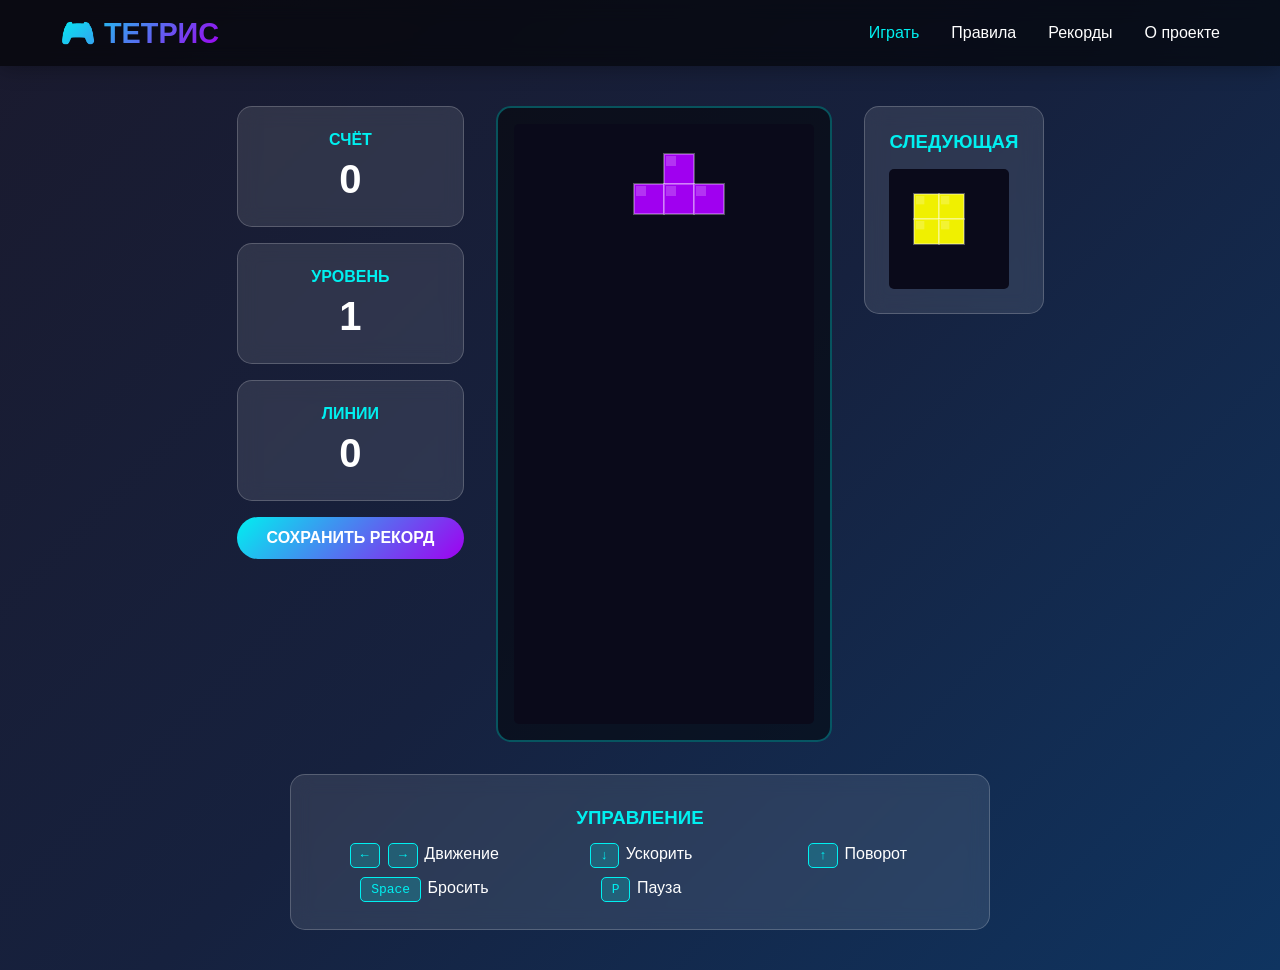
<file: index.html>
<!DOCTYPE html>
<html lang="ru">
<head>
    <meta charset="UTF-8">
    <meta name="viewport" content="width=device-width, initial-scale=1.0">
    <title>Тетрис</title>
    <link rel="stylesheet" href="style.css">
</head>
<body>
    <nav class="navbar">
        <div class="container">
            <div class="logo">🎮 ТЕТРИС</div>
            <ul class="nav-links">
                <li><a href="index.html" class="active">Играть</a></li>
                <li><a href="rules.html">Правила</a></li>
                <li><a href="records.html">Рекорды</a></li>
                <li><a href="about.html">О проекте</a></li>
            </ul>
        </div>
    </nav>

    <section class="game-section">
        <div class="container">
            <div class="tetris-container">
                <div class="game-info">
                    <div class="info-box">
                        <h3>Счёт</h3>
                        <p id="score">0</p>
                    </div>
                    <div class="info-box">
                        <h3>Уровень</h3>
                        <p id="level">1</p>
                    </div>
                    <div class="info-box">
                        <h3>Линии</h3>
                        <p id="lines">0</p>
                    </div>
                    <button class="btn" id="save-score-btn">Сохранить рекорд</button>
                </div>

                <div class="game-board">
                    <canvas id="tetris-board" width="300" height="600"></canvas>
                    <div id="game-over" class="game-over hidden">
                        <h2>Игра окончена!</h2>
                        <p>Счёт: <span id="final-score">0</span></p>
                        <button class="btn" onclick="restartGame()">Играть снова</button>
                    </div>
                    <div id="pause-screen" class="pause-screen hidden">
                        <h2>ПАУЗА</h2>
                        <p>Нажмите P для продолжения</p>
                    </div>
                </div>

                <div class="next-piece">
                    <h3>Следующая</h3>
                    <canvas id="next-piece-canvas" width="120" height="120"></canvas>
                </div>
            </div>

            <div class="controls-info">
                <h3>Управление</h3>
                <div class="controls-grid">
                    <div><kbd>←</kbd> <kbd>→</kbd> Движение</div>
                    <div><kbd>↓</kbd> Ускорить</div>
                    <div><kbd>↑</kbd> Поворот</div>
                    <div><kbd>Space</kbd> Бросить</div>
                    <div><kbd>P</kbd> Пауза</div>
                </div>
            </div>
        </div>
    </section>

    <script src="script.js"></script>
</body>
</html>
</file>
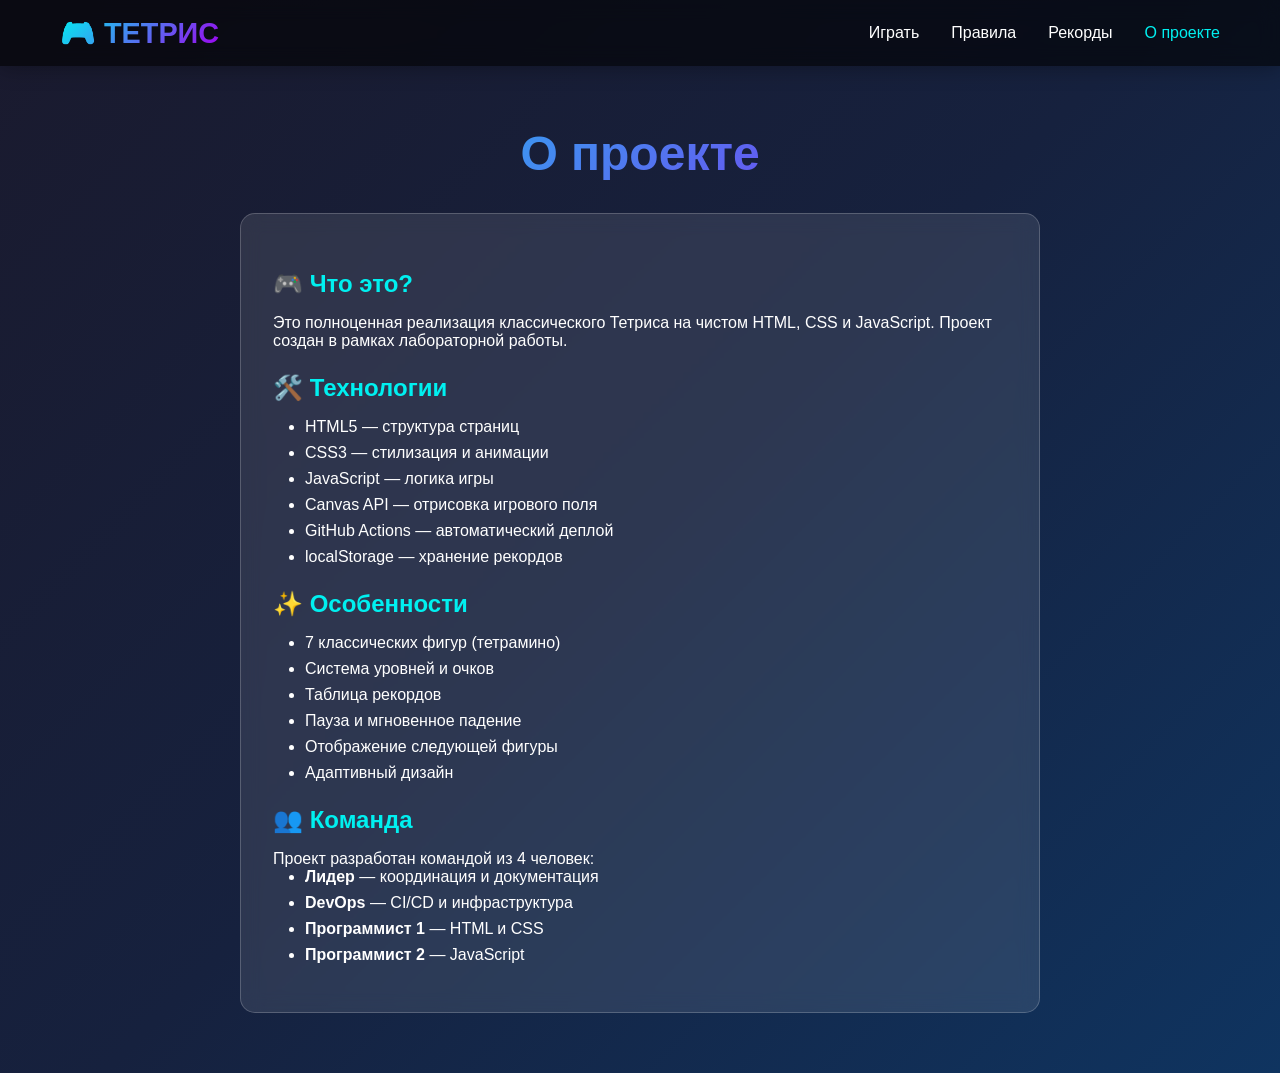
<file: about.html>
<!DOCTYPE html>
<html lang="ru">
<head>
    <meta charset="UTF-8">
    <meta name="viewport" content="width=device-width, initial-scale=1.0">
    <title>О проекте - Тетрис</title>
    <link rel="stylesheet" href="style.css">
</head>
<body>
    <nav class="navbar">
        <div class="container">
            <div class="logo">🎮 ТЕТРИС</div>
            <ul class="nav-links">
                <li><a href="index.html">Играть</a></li>
                <li><a href="rules.html">Правила</a></li>
                <li><a href="records.html">Рекорды</a></li>
                <li><a href="about.html" class="active">О проекте</a></li>
            </ul>
        </div>
    </nav>

    <section class="content-section">
        <div class="container">
            <h1>О проекте</h1>
            <div class="content-box">
                <h2>🎮 Что это?</h2>
                <p>Это полноценная реализация классического Тетриса на чистом HTML, CSS и JavaScript. Проект создан в рамках лабораторной работы.</p>

                <h2>🛠️ Технологии</h2>
                <ul>
                    <li>HTML5 — структура страниц</li>
                    <li>CSS3 — стилизация и анимации</li>
                    <li>JavaScript — логика игры</li>
                    <li>Canvas API — отрисовка игрового поля</li>
                    <li>GitHub Actions — автоматический деплой</li>
                    <li>localStorage — хранение рекордов</li>
                </ul>

                <h2>✨ Особенности</h2>
                <ul>
                    <li>7 классических фигур (тетрамино)</li>
                    <li>Система уровней и очков</li>
                    <li>Таблица рекордов</li>
                    <li>Пауза и мгновенное падение</li>
                    <li>Отображение следующей фигуры</li>
                    <li>Адаптивный дизайн</li>
                </ul>

                <h2>👥 Команда</h2>
                <p>Проект разработан командой из 4 человек:</p>
                <ul>
                    <li><strong>Лидер</strong> — координация и документация</li>
                    <li><strong>DevOps</strong> — CI/CD и инфраструктура</li>
                    <li><strong>Программист 1</strong> — HTML и CSS</li>
                    <li><strong>Программист 2</strong> — JavaScript</li>
                </ul>
            </div>
        </div>
    </section>
</body>
</html>
</file>
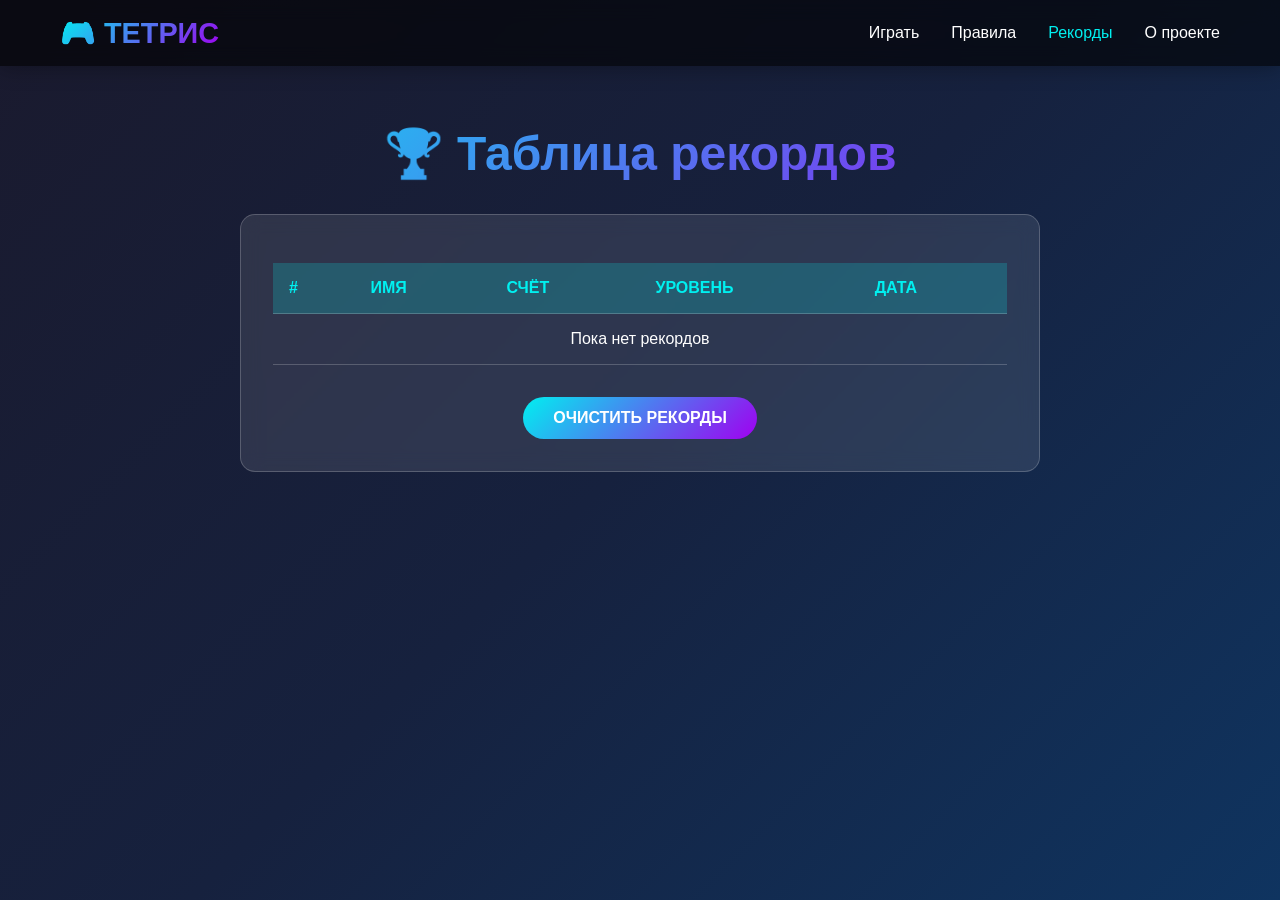
<file: records.html>
<!DOCTYPE html>
<html lang="ru">
<head>
    <meta charset="UTF-8">
    <meta name="viewport" content="width=device-width, initial-scale=1.0">
    <title>Рекорды - Тетрис</title>
    <link rel="stylesheet" href="style.css">
</head>
<body>
    <nav class="navbar">
        <div class="container">
            <div class="logo">🎮 ТЕТРИС</div>
            <ul class="nav-links">
                <li><a href="index.html">Играть</a></li>
                <li><a href="rules.html">Правила</a></li>
                <li><a href="records.html" class="active">Рекорды</a></li>
                <li><a href="about.html">О проекте</a></li>
            </ul>
        </div>
    </nav>

    <section class="content-section">
        <div class="container">
            <h1>🏆 Таблица рекордов</h1>
            <div class="content-box">
                <table class="records-table">
                    <thead>
                        <tr>
                            <th>#</th>
                            <th>Имя</th>
                            <th>Счёт</th>
                            <th>Уровень</th>
                            <th>Дата</th>
                        </tr>
                    </thead>
                    <tbody id="records-body">
                        <tr><td colspan="5" style="text-align:center">Пока нет рекордов</td></tr>
                    </tbody>
                </table>
                <div style="text-align:center; margin-top:2rem">
                    <button class="btn" onclick="clearRecords()">Очистить рекорды</button>
                </div>
            </div>
        </div>
    </section>

    <script>
        function loadRecords() {
            const records = JSON.parse(localStorage.getItem('tetris-records') || '[]');
            const tbody = document.getElementById('records-body');
            
            if (records.length === 0) {
                tbody.innerHTML = '<tr><td colspan="5" style="text-align:center">Пока нет рекордов</td></tr>';
                return;
            }
            
            tbody.innerHTML = records.map((r, i) => {
                const cls = i === 0 ? 'gold' : i === 1 ? 'silver' : i === 2 ? 'bronze' : '';
                const medal = i === 0 ? '🥇' : i === 1 ? '🥈' : i === 2 ? '🥉' : (i + 1);
                return `<tr class="${cls}">
                    <td>${medal}</td>
                    <td>${r.name}</td>
                    <td>${r.score}</td>
                    <td>${r.level}</td>
                    <td>${r.date}</td>
                </tr>`;
            }).join('');
        }
        
        function clearRecords() {
            if (confirm('Удалить все рекорды?')) {
                localStorage.removeItem('tetris-records');
                loadRecords();
            }
        }
        
        loadRecords();
    </script>
</body>
</html>
</file>
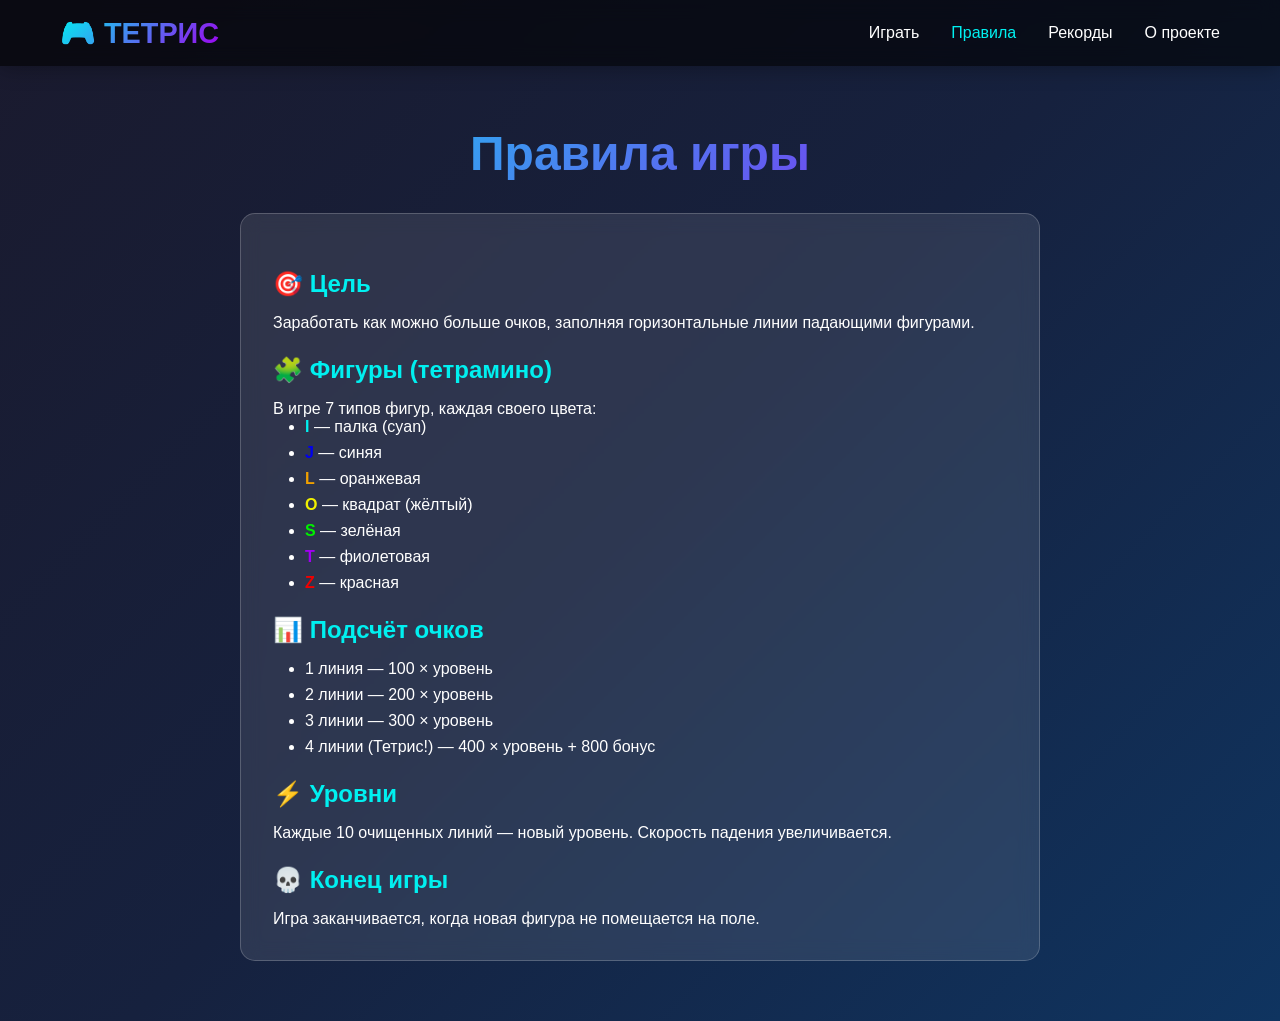
<file: rules.html>
<!DOCTYPE html>
<html lang="ru">
<head>
    <meta charset="UTF-8">
    <meta name="viewport" content="width=device-width, initial-scale=1.0">
    <title>Правила - Тетрис</title>
    <link rel="stylesheet" href="style.css">
</head>
<body>
    <nav class="navbar">
        <div class="container">
            <div class="logo">🎮 ТЕТРИС</div>
            <ul class="nav-links">
                <li><a href="index.html">Играть</a></li>
                <li><a href="rules.html" class="active">Правила</a></li>
                <li><a href="records.html">Рекорды</a></li>
                <li><a href="about.html">О проекте</a></li>
            </ul>
        </div>
    </nav>

    <section class="content-section">
        <div class="container">
            <h1>Правила игры</h1>
            <div class="content-box">
                <h2>🎯 Цель</h2>
                <p>Заработать как можно больше очков, заполняя горизонтальные линии падающими фигурами.</p>

                <h2>🧩 Фигуры (тетрамино)</h2>
                <p>В игре 7 типов фигур, каждая своего цвета:</p>
                <ul>
                    <li><strong style="color:#00f0f0">I</strong> — палка (cyan)</li>
                    <li><strong style="color:#0000f0">J</strong> — синяя</li>
                    <li><strong style="color:#f0a000">L</strong> — оранжевая</li>
                    <li><strong style="color:#f0f000">O</strong> — квадрат (жёлтый)</li>
                    <li><strong style="color:#00f000">S</strong> — зелёная</li>
                    <li><strong style="color:#a000f0">T</strong> — фиолетовая</li>
                    <li><strong style="color:#f00000">Z</strong> — красная</li>
                </ul>

                <h2>📊 Подсчёт очков</h2>
                <ul>
                    <li>1 линия — 100 × уровень</li>
                    <li>2 линии — 200 × уровень</li>
                    <li>3 линии — 300 × уровень</li>
                    <li>4 линии (Тетрис!) — 400 × уровень + 800 бонус</li>
                </ul>

                <h2>⚡ Уровни</h2>
                <p>Каждые 10 очищенных линий — новый уровень. Скорость падения увеличивается.</p>

                <h2>💀 Конец игры</h2>
                <p>Игра заканчивается, когда новая фигура не помещается на поле.</p>
            </div>
        </div>
    </section>
</body>
</html>
</file>
<file: style.css>
* { margin: 0; padding: 0; box-sizing: border-box; }

body {
    font-family: 'Segoe UI', Tahoma, sans-serif;
    background: linear-gradient(135deg, #1a1a2e 0%, #16213e 50%, #0f3460 100%);
    color: #fff;
    min-height: 100vh;
}

.container { max-width: 1200px; margin: 0 auto; padding: 0 20px; }

.navbar {
    background: rgba(0, 0, 0, 0.6);
    backdrop-filter: blur(10px);
    padding: 1rem 0;
    box-shadow: 0 2px 20px rgba(0, 0, 0, 0.3);
    position: sticky;
    top: 0;
    z-index: 100;
}

.navbar .container {
    display: flex;
    justify-content: space-between;
    align-items: center;
}

.logo {
    font-size: 1.8rem;
    font-weight: bold;
    background: linear-gradient(135deg, #00f0f0, #a000f0);
    -webkit-background-clip: text;
    -webkit-text-fill-color: transparent;
}

.nav-links {
    display: flex;
    list-style: none;
    gap: 2rem;
}

.nav-links a {
    color: #fff;
    text-decoration: none;
    font-weight: 500;
    transition: color 0.3s;
}

.nav-links a:hover, .nav-links a.active {
    color: #00f0f0;
}

.game-section { padding: 40px 0; }

.tetris-container {
    display: flex;
    justify-content: center;
    align-items: flex-start;
    gap: 2rem;
    margin-bottom: 2rem;
    flex-wrap: wrap;
}

.game-info {
    display: flex;
    flex-direction: column;
    gap: 1rem;
}

.info-box {
    background: rgba(255, 255, 255, 0.1);
    backdrop-filter: blur(10px);
    padding: 1.5rem;
    border-radius: 15px;
    text-align: center;
    min-width: 150px;
    border: 1px solid rgba(255, 255, 255, 0.2);
}

.info-box h3 {
    color: #00f0f0;
    margin-bottom: 0.5rem;
    font-size: 1rem;
    text-transform: uppercase;
}

.info-box p {
    font-size: 2.5rem;
    font-weight: bold;
}

.btn {
    background: linear-gradient(135deg, #00f0f0 0%, #a000f0 100%);
    color: white;
    padding: 12px 30px;
    border: none;
    border-radius: 50px;
    font-size: 1rem;
    font-weight: bold;
    cursor: pointer;
    transition: transform 0.3s, box-shadow 0.3s;
    text-transform: uppercase;
    text-decoration: none;
    display: inline-block;
}

.btn:hover {
    transform: translateY(-3px);
    box-shadow: 0 10px 25px rgba(0, 240, 240, 0.4);
}

.game-board {
    position: relative;
    background: rgba(0, 0, 0, 0.5);
    padding: 1rem;
    border-radius: 15px;
    border: 2px solid rgba(0, 240, 240, 0.3);
}

#tetris-board {
    display: block;
    border-radius: 5px;
}

.game-over, .pause-screen {
    position: absolute;
    top: 50%;
    left: 50%;
    transform: translate(-50%, -50%);
    background: rgba(0, 0, 0, 0.95);
    padding: 2rem;
    border-radius: 15px;
    text-align: center;
    border: 2px solid #00f0f0;
    z-index: 10;
}

.hidden { display: none; }

.game-over h2 { color: #f00; margin-bottom: 1rem; font-size: 2rem; }
.pause-screen h2 { color: #00f0f0; margin-bottom: 1rem; font-size: 2rem; }
.game-over p { font-size: 1.3rem; margin-bottom: 1.5rem; }

.next-piece {
    background: rgba(255, 255, 255, 0.1);
    backdrop-filter: blur(10px);
    padding: 1.5rem;
    border-radius: 15px;
    text-align: center;
    border: 1px solid rgba(255, 255, 255, 0.2);
}

.next-piece h3 {
    color: #00f0f0;
    margin-bottom: 1rem;
    text-transform: uppercase;
}

#next-piece-canvas {
    display: block;
    border-radius: 5px;
}

.controls-info {
    background: rgba(255, 255, 255, 0.1);
    backdrop-filter: blur(10px);
    padding: 2rem;
    border-radius: 15px;
    max-width: 700px;
    margin: 0 auto;
    border: 1px solid rgba(255, 255, 255, 0.2);
}

.controls-info h3 {
    color: #00f0f0;
    margin-bottom: 1rem;
    text-align: center;
    text-transform: uppercase;
}

.controls-grid {
    display: grid;
    grid-template-columns: repeat(auto-fit, minmax(150px, 1fr));
    gap: 1rem;
    text-align: center;
}

kbd {
    background: rgba(0, 240, 240, 0.2);
    border: 1px solid #00f0f0;
    padding: 4px 10px;
    border-radius: 5px;
    font-family: monospace;
    color: #00f0f0;
    margin: 0 2px;
}

.content-section { padding: 60px 0; }

.content-section h1 {
    text-align: center;
    font-size: 3rem;
    margin-bottom: 2rem;
    background: linear-gradient(135deg, #00f0f0, #a000f0);
    -webkit-background-clip: text;
    -webkit-text-fill-color: transparent;
}

.content-box {
    background: rgba(255, 255, 255, 0.1);
    backdrop-filter: blur(10px);
    padding: 2rem;
    border-radius: 15px;
    border: 1px solid rgba(255, 255, 255, 0.2);
    max-width: 800px;
    margin: 0 auto;
}

.content-box h2 {
    color: #00f0f0;
    margin: 1.5rem 0 1rem;
}

.content-box ul, .content-box ol {
    margin-left: 2rem;
    margin-bottom: 1rem;
}

.content-box li { margin-bottom: 0.5rem; }

.records-table {
    width: 100%;
    border-collapse: collapse;
    margin-top: 1rem;
}

.records-table th, .records-table td {
    padding: 1rem;
    text-align: left;
    border-bottom: 1px solid rgba(255, 255, 255, 0.2);
}

.records-table th {
    background: rgba(0, 240, 240, 0.2);
    color: #00f0f0;
    text-transform: uppercase;
}

.records-table tr:hover { background: rgba(255, 255, 255, 0.05); }

.gold { color: #ffd700; font-weight: bold; }
.silver { color: #c0c0c0; font-weight: bold; }
.bronze { color: #cd7f32; font-weight: bold; }

@media (max-width: 768px) {
    .nav-links { gap: 1rem; font-size: 0.9rem; }
    .tetris-container { flex-direction: column; align-items: center; }
    .game-info { flex-direction: row; flex-wrap: wrap; justify-content: center; }
    #tetris-board { width: 100%; height: auto; }
    .content-section h1 { font-size: 2rem; }
}
</file>
